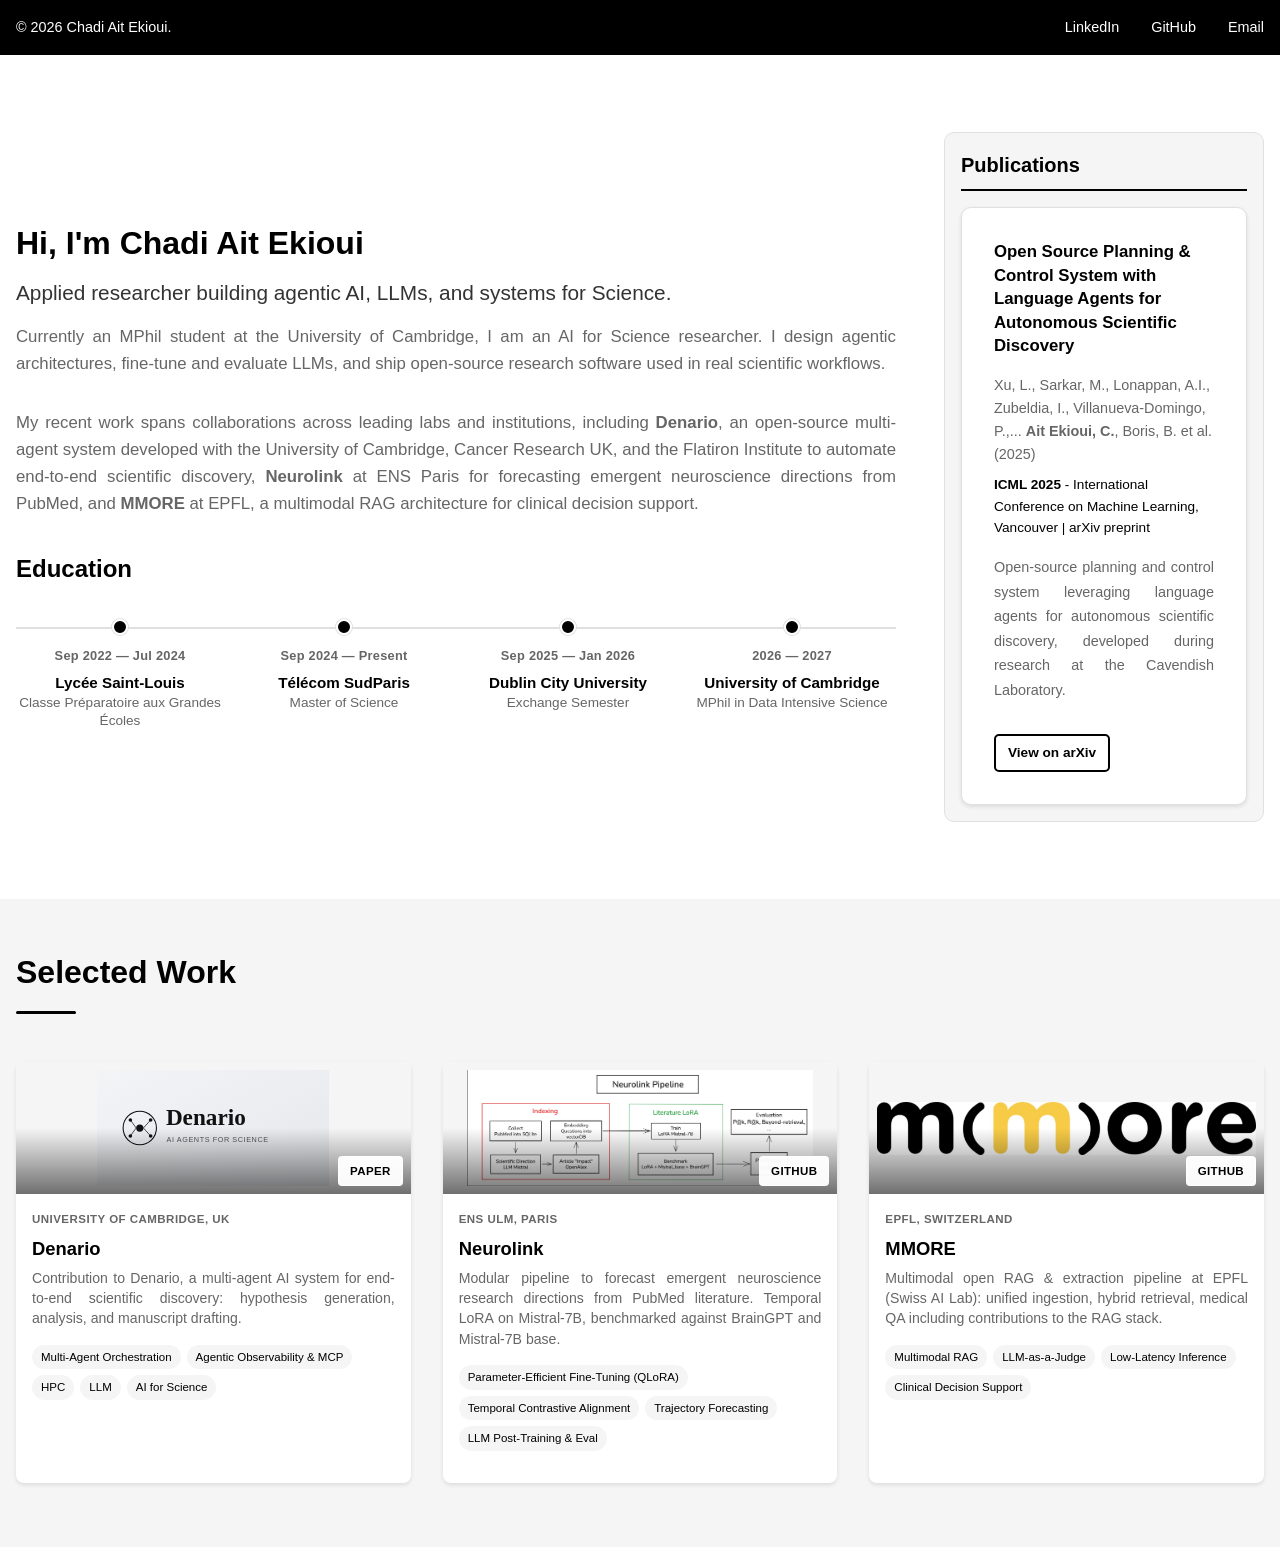
<file: index.html>
<!DOCTYPE html>
<html lang="en">
<head>
    <meta charset="UTF-8">
    <meta name="viewport" content="width=device-width, initial-scale=1.0">
    <title>Chadi Ait Ekioui — AI for Science Researcher</title>
    <meta name="description" content="Researcher building agentic AI, LLMs, and systems for Science.">
    <meta name="robots" content="index, follow">
    <meta property="og:title" content="Chadi Ait Ekioui — AI for Science Researcher">
    <meta property="og:description" content="Researcher work on agentic AI, LLMs, neuroscience, and medicine.">
    <meta property="og:type" content="website">
    <meta property="og:url" content="https://chadiaitekioui.github.io/site/">
    <link rel="canonical" href="https://chadiaitekioui.github.io/site/">
    <link rel="stylesheet" href="styles.css">
</head>
<body>
    <header class="site-banner">
        <div class="container">
            <div class="site-banner__content">
                <p class="site-banner__text">&copy; 2026 Chadi Ait Ekioui.</p>
                <div class="site-banner__social">
                    <a href="https://www.linkedin.com/in/chadi-aat/" class="site-banner__link" target="_blank" rel="noopener noreferrer" aria-label="LinkedIn">LinkedIn</a>
                    <a href="https://github.com/chadiaitekioui" class="site-banner__link" target="_blank" rel="noopener noreferrer" aria-label="GitHub">GitHub</a>
                    <a href="mailto:ca673@cam.ac.uk" class="site-banner__link" aria-label="Email">Email</a>
                </div>
            </div>
        </div>
    </header>

    <!-- Presentation + publications (split) -->
    <section class="hero" id="home">
        <div class="hero__container container">
            <div class="intro-split">
                <div class="intro-split__main">
                    <h1 class="hero__title">Hi, I'm <span class="hero__name">Chadi Ait Ekioui</span></h1>
                    <p class="hero__description">Applied researcher building agentic AI, LLMs, and systems for Science.</p>
                    <div class="about__content">
                        <p class="about__text">
                            Currently an MPhil student at the University of Cambridge, I am an AI for Science researcher. I design agentic architectures, fine-tune and evaluate LLMs, and ship open-source research software used in real scientific workflows.
                        </p>
                        <p class="about__text">
                            My recent work spans collaborations across leading labs and institutions, including <strong>Denario</strong>, an open-source multi-agent system developed with the University of Cambridge, Cancer Research UK, and the Flatiron Institute to automate end-to-end scientific discovery, <strong>Neurolink</strong> at ENS Paris for forecasting emergent neuroscience directions from PubMed, and <strong>MMORE</strong> at EPFL, a multimodal RAG architecture for clinical decision support.
                        </p>
                    </div>
                    <div class="about__education">
                        <h3 class="about__education-title">Education</h3>
                        <div class="education-timeline-scroll">
                            <ol class="education-timeline education-timeline--horizontal">
                                <li class="education-timeline__item">
                                    <span class="education-timeline__dates">Sep 2022 — Jul 2024</span>
                                    <span class="education-timeline__school">Lycée Saint-Louis</span>
                                    <span class="education-timeline__degree">Classe Préparatoire aux Grandes Écoles</span>
                                </li>
                                <li class="education-timeline__item">
                                    <span class="education-timeline__dates">Sep 2024 — Present</span>
                                    <span class="education-timeline__school">Télécom SudParis</span>
                                    <span class="education-timeline__degree">Master of Science</span>
                                </li>
                                <li class="education-timeline__item">
                                    <span class="education-timeline__dates">Sep 2025 — Jan 2026</span>
                                    <span class="education-timeline__school">Dublin City University</span>
                                    <span class="education-timeline__degree">Exchange Semester</span>
                                </li>
                                <li class="education-timeline__item">
                                    <span class="education-timeline__dates">2026 — 2027</span>
                                    <span class="education-timeline__school">University of Cambridge</span>
                                    <span class="education-timeline__degree">MPhil in Data Intensive Science</span>
                                </li>
                            </ol>
                        </div>
                    </div>
                </div>
                <aside class="intro-split__aside" aria-label="Publications">
                    <h2 class="intro-split__aside-title">Publications</h2>
                    <div class="publications__container publications__container--sidebar">
                        <div class="publication__item">
                            <h3 class="publication__title">Open Source Planning &amp; Control System with Language Agents for Autonomous Scientific Discovery</h3>
                            <p class="publication__authors">
                                Xu, L., Sarkar, M., Lonappan, A.I., Zubeldia, I., Villanueva-Domingo, P.,... <strong>Ait Ekioui, C.</strong>, Boris, B. et al. (2025)
                            </p>
                            <p class="publication__venue">
                                <strong>ICML 2025</strong> - International Conference on Machine Learning, Vancouver | arXiv preprint
                            </p>
                            <p class="publication__description">
                                Open-source planning and control system leveraging language agents for
                                autonomous scientific discovery, developed during research at the Cavendish Laboratory.
                            </p>
                            <div class="publication__links">
                                <a href="https://arxiv.org/abs/2507.07257" class="publication__link" target="_blank" rel="noopener noreferrer">View on arXiv</a>
                            </div>
                        </div>
                    </div>
                </aside>
            </div>
        </div>
    </section>

    <!-- Projects -->
    <section class="projects section" id="projects">
        <div class="container">
            <h2 class="section__title section__title--left">Selected Work</h2>
            <div class="projects__container">
                <!-- Denario — freelance -->
                <div class="project__card">
                    <div class="project__image">
                        <img src="denario.svg" alt="Denario — multi-agent AI for scientific discovery" class="project__img project__img--contain" loading="lazy">
                        <div class="project__image-overlay">
                            <a href="https://arxiv.org/abs/2510.26887" class="project__link-overlay" target="_blank" rel="noopener noreferrer">Paper</a>
                        </div>
                    </div>
                    <div class="project__content">
                        <p class="project__date">University of Cambridge, UK</p>
                        <h3 class="project__title">Denario</h3>
                        <p class="project__description">
                            Contribution to Denario, a multi-agent AI system for end-to-end scientific discovery: hypothesis generation, analysis, and manuscript drafting.
                        </p>
                        <div class="project__tags">
                            <span class="project__tag">Multi-Agent Orchestration</span>
                            <span class="project__tag">Agentic Observability & MCP</span>
                            <span class="project__tag">HPC</span>
                            <span class="project__tag">LLM</span>
                            <span class="project__tag">AI for Science</span>
                        </div>
                    </div>
                </div>

                <!-- Neurolink — ENS Ulm -->
                <div class="project__card">
                    <div class="project__image">
                        <img src="neurolink.png" alt="Neurolink — forecasting neuroscience research directions" class="project__img project__img--contain" loading="lazy">
                        <div class="project__image-overlay">
                            <a href="https://github.com/chadiaitekioui/Neurolink" class="project__link-overlay" target="_blank" rel="noopener noreferrer">GitHub</a>
                        </div>
                    </div>
                    <div class="project__content">
                        <p class="project__date">ENS Ulm, Paris</p>
                        <h3 class="project__title">Neurolink</h3>
                        <p class="project__description">
                            Modular pipeline to forecast emergent neuroscience research directions from PubMed literature. Temporal LoRA on Mistral-7B, benchmarked against BrainGPT and Mistral-7B base.
                        </p>
                        <div class="project__tags">
                            <span class="project__tag">Parameter-Efficient Fine-Tuning (QLoRA)</span>
                            <span class="project__tag">Temporal Contrastive Alignment</span>
                            <span class="project__tag">Trajectory Forecasting</span>
                            <span class="project__tag">LLM Post-Training & Eval</span>
                        </div>
                    </div>
                </div>

                <!-- MMORE — EPFL -->
                <div class="project__card">
                    <div class="project__image">
                        <img src="mmore_logo.jpg" alt="MMORE — multimodal RAG pipeline at EPFL" class="project__img project__img--mmore" loading="lazy">
                        <div class="project__image-overlay">
                            <a href="https://github.com/swiss-ai/mmore" class="project__link-overlay" target="_blank" rel="noopener noreferrer">GitHub</a>
                        </div>
                    </div>
                    <div class="project__content">
                        <p class="project__date">EPFL, Switzerland</p>
                        <h3 class="project__title">MMORE</h3>
                        <p class="project__description">
                            Multimodal open RAG &amp; extraction pipeline at EPFL (Swiss AI Lab): unified ingestion, hybrid retrieval, medical QA including contributions to the RAG stack.
                        </p>
                        <div class="project__tags">
                            <span class="project__tag">Multimodal RAG</span>
                            <span class="project__tag">LLM-as-a-Judge</span>
                            <span class="project__tag">Low-Latency Inference</span>
                            <span class="project__tag">Clinical Decision Support</span>
                        </div>
                    </div>
                </div>

            </div>
        </div>
    </section>

    <script src="script.js"></script>
</body>
</html>
</file>
<file: styles.css>
/* ============================================
   RESET ET VARIABLES CSS
   ============================================ */

/* Reset des styles par défaut */
* {
    margin: 0;
    padding: 0;
    box-sizing: border-box;
}

/* Variables CSS pour les couleurs et espacements */
:root {
    /* Palette de couleurs - noir et blanc sobre */
    --color-primary: #000000;
    --color-primary-light: #333333;
    --color-primary-dark: #000000;
    --color-white: #FFFFFF;
    --color-light-blue: #F5F5F5;
    --color-text: #000000;
    --color-text-light: #666666;
    --color-border: #E0E0E0;
    
    /* Espacements */
    --spacing-xs: 0.5rem;
    --spacing-sm: 1rem;
    --spacing-md: 2rem;
    --spacing-lg: 3rem;
    --spacing-xl: 4rem;
    
    /* Typographie */
    --font-family: 'Segoe UI', Tahoma, Geneva, Verdana, sans-serif;
    --font-size-base: 16px;
    --font-size-h1: 2rem;
    --font-size-h2: 2rem;
    --font-size-h3: 1.5rem;
    
    /* Transitions */
    --transition: all 0.3s ease;
    
    /* Ombres */
    --shadow-sm: 0 2px 4px rgba(0, 0, 0, 0.1);
    --shadow-md: 0 4px 6px rgba(0, 0, 0, 0.1);
    --shadow-lg: 0 10px 20px rgba(0, 0, 0, 0.1);
}

/* ============================================
   STYLES GLOBAUX
   ============================================ */

html {
    scroll-behavior: smooth;
}

body {
    font-family: var(--font-family);
    font-size: var(--font-size-base);
    color: var(--color-text);
    line-height: 1.6;
    background-color: var(--color-white);
}

/* Container principal pour centrer le contenu */
.container {
    max-width: 1280px;
    margin: 0 auto;
    padding: 0 var(--spacing-sm);
}

/* Styles pour les sections */
.section {
    padding: var(--spacing-xl) 0;
}

.section__title {
    font-size: var(--font-size-h2);
    color: var(--color-text);
    text-align: center;
    margin-bottom: var(--spacing-lg);
    position: relative;
    padding-bottom: var(--spacing-sm);
}

.section__title::after {
    content: '';
    position: absolute;
    bottom: 0;
    left: 50%;
    transform: translateX(-50%);
    width: 60px;
    height: 3px;
    background-color: var(--color-primary);
    border-radius: 2px;
}

.section__title--left {
    text-align: left;
}

.section__title--left::after {
    left: 0;
    transform: none;
}

/* ============================================
   SECTION HERO — présentation + publications (split)
   ============================================ */

.hero {
    display: flex;
    align-items: center;
    justify-content: center;
    min-height: calc(100vh - 3.5rem);
    background: var(--color-white);
    padding: var(--spacing-md) 0;
}

.hero__container {
    width: 100%;
    text-align: left;
}

.intro-split {
    display: grid;
    grid-template-columns: minmax(0, 1fr) minmax(260px, 320px);
    gap: var(--spacing-lg);
    align-items: center;
}

.intro-split__main {
    min-width: 0;
}

.intro-split__aside {
    position: sticky;
    top: var(--spacing-md);
    padding: var(--spacing-sm);
    background-color: var(--color-light-blue);
    border-radius: 10px;
    border: 1px solid var(--color-border);
}

.intro-split__aside-title {
    font-size: 1.25rem;
    color: var(--color-text);
    margin-bottom: var(--spacing-sm);
    padding-bottom: var(--spacing-xs);
    border-bottom: 2px solid var(--color-primary);
}

.publications__container--sidebar .publication__item {
    margin-bottom: 0;
}

.publications__container--sidebar .publication__title {
    font-size: 1.05rem;
}

.publications__container--sidebar .publication__authors,
.publications__container--sidebar .publication__description {
    font-size: 0.9rem;
}

.publications__container--sidebar .publication__venue {
    font-size: 0.85rem;
}

.publications__container--sidebar .publication__link {
    padding: 6px 12px;
    font-size: 0.85rem;
}

.hero__title {
    font-size: var(--font-size-h1);
    color: var(--color-text);
    margin-bottom: var(--spacing-sm);
    line-height: 1.2;
}

.hero__name {
    color: var(--color-primary);
}

.hero__subtitle {
    font-size: 1.5rem;
    color: var(--color-primary);
    margin-bottom: var(--spacing-md);
    font-weight: 600;
}

.hero__description {
    font-size: 1.3rem;
    font-weight: 500;
    line-height: 1.45;
    color: var(--color-primary-light);
    max-width: 50rem;
    margin: 0 0 var(--spacing-sm);
    text-align: justify;
}

/* ============================================
   BOUTONS
   ============================================ */

.btn {
    display: inline-block;
    padding: 12px 30px;
    border-radius: 25px;
    text-decoration: none;
    font-weight: 600;
    transition: var(--transition);
    border: none;
    cursor: pointer;
    font-size: 1rem;
}

.btn--primary {
    background-color: var(--color-primary);
    color: var(--color-white);
}

.btn--primary:hover {
    background-color: var(--color-primary-dark);
    transform: translateY(-2px);
    box-shadow: var(--shadow-md);
}

.btn--secondary {
    background-color: transparent;
    color: var(--color-primary);
    border: 2px solid var(--color-primary);
}

.btn--secondary:hover {
    background-color: var(--color-primary);
    color: var(--color-white);
    transform: translateY(-2px);
    box-shadow: var(--shadow-md);
}

.hero__buttons {
    display: flex;
    gap: var(--spacing-sm);
    justify-content: center;
    flex-wrap: wrap;
    margin: var(--spacing-lg) 0;
}

/* ============================================
   SECTION À PROPOS
   ============================================ */

.about {
    background-color: var(--color-white);
}

.about__container {
    max-width: 800px;
    margin: 0 auto;
}

.about__text {
    margin-bottom: var(--spacing-md);
    color: var(--color-text-light);
    text-align: justify;
    font-size: 1.05rem;
}

.hero .about__content > .about__text:last-of-type {
    margin-bottom: var(--spacing-sm);
}

.hero .about__education-title {
    text-align: left;
}

.about__education-title {
    font-size: var(--font-size-h3);
    color: var(--color-text);
    margin-bottom: var(--spacing-md);
    text-align: center;
}

/* Education — frise chronologique horizontale */
.about__education {
    margin-top: var(--spacing-md);
}

.education-timeline {
    list-style: none;
    margin: 0;
    padding: 0;
}

.education-timeline-scroll {
    width: 100%;
}

.education-timeline--horizontal {
    display: flex;
    flex-direction: row;
    align-items: flex-start;
    justify-content: space-between;
    gap: var(--spacing-sm);
    position: relative;
    padding-top: 0;
}

/* Ligne horizontale passant par les points */
.education-timeline--horizontal::before {
    content: '';
    position: absolute;
    top: 7px;
    left: 0;
    right: 0;
    height: 2px;
    background-color: var(--color-border);
    z-index: 0;
}

.education-timeline--horizontal .education-timeline__item {
    position: relative;
    flex: 1 1 0;
    min-width: 0;
    display: flex;
    flex-direction: column;
    align-items: center;
    text-align: center;
    padding-top: 1.75rem;
    z-index: 1;
}

.education-timeline--horizontal .education-timeline__item::before {
    content: '';
    position: absolute;
    top: 7px;
    left: 50%;
    transform: translate(-50%, -50%);
    width: 12px;
    height: 12px;
    border-radius: 50%;
    background-color: var(--color-primary);
    border: 2px solid var(--color-white);
    box-shadow: 0 0 0 1px var(--color-border);
}

.education-timeline__dates {
    display: block;
    font-size: 0.8rem;
    font-weight: 600;
    color: var(--color-text-light);
    letter-spacing: 0.02em;
    margin-bottom: var(--spacing-xs);
    line-height: 1.3;
}

.education-timeline__school {
    display: block;
    font-size: 0.95rem;
    font-weight: 600;
    color: var(--color-text);
    margin-bottom: 2px;
    line-height: 1.25;
}

.education-timeline__degree {
    display: block;
    font-size: 0.85rem;
    color: var(--color-text-light);
    line-height: 1.35;
}

@media screen and (max-width: 900px) {
    .education-timeline-scroll {
        overflow-x: auto;
        overflow-y: hidden;
        margin-left: calc(-1 * var(--spacing-sm));
        margin-right: calc(-1 * var(--spacing-sm));
        padding-left: var(--spacing-sm);
        padding-right: var(--spacing-sm);
        padding-bottom: var(--spacing-xs);
        -webkit-overflow-scrolling: touch;
    }

    .education-timeline--horizontal {
        justify-content: flex-start;
        gap: var(--spacing-md);
        min-width: 620px;
    }

    .education-timeline--horizontal .education-timeline__item {
        flex: 0 0 132px;
    }
}

/* ============================================
   SECTION PROJETS
   ============================================ */

.projects {
    background-color: var(--color-light-blue);
}

.projects.section {
    padding: var(--spacing-lg) 0 var(--spacing-xl);
}

.projects__intro {
    max-width: 52rem;
    margin: calc(-1 * var(--spacing-sm)) 0 var(--spacing-md);
    color: var(--color-text-light);
    font-size: 0.95rem;
    line-height: 1.5;
}

.projects__container {
    display: grid;
    grid-template-columns: repeat(auto-fit, minmax(240px, 1fr));
    gap: var(--spacing-md);
    margin-top: var(--spacing-md);
}

.project__card {
    background-color: var(--color-white);
    border-radius: 8px;
    overflow: hidden;
    box-shadow: var(--shadow-sm);
    transition: var(--transition);
}

.project__card:hover {
    transform: translateY(-3px);
    box-shadow: var(--shadow-md);
}

.project__image {
    position: relative;
    width: 100%;
    height: 132px;
    background-color: var(--color-light-blue);
    display: flex;
    align-items: center;
    justify-content: center;
    overflow: hidden;
}

.project__img {
    width: 100%;
    height: 100%;
    object-fit: cover;
    transition: transform 0.3s ease;
}

.project__img--contextmaker {
    object-position: left center;
}

.project__img--mmore,
.project__img--contain {
    object-fit: contain;
    object-position: center;
    padding: var(--spacing-xs);
}

.project__card:hover .project__img {
    transform: scale(1.04);
}

.project__image-overlay {
    position: absolute;
    inset: 0;
    display: flex;
    align-items: flex-end;
    justify-content: flex-end;
    gap: var(--spacing-xs);
    padding: var(--spacing-xs);
    background: linear-gradient(to top, rgba(0, 0, 0, 0.55) 0%, transparent 50%);
    pointer-events: none;
}

.project__link-overlay {
    pointer-events: auto;
    display: inline-block;
    padding: 5px 11px;
    font-size: 0.72rem;
    font-weight: 600;
    letter-spacing: 0.03em;
    text-decoration: none;
    text-transform: uppercase;
    color: var(--color-primary);
    background: rgba(255, 255, 255, 0.96);
    border-radius: 4px;
    border: 1px solid rgba(255, 255, 255, 0.9);
    transition: var(--transition);
}

.project__link-overlay:hover {
    background: var(--color-white);
    color: var(--color-primary-dark);
}

.project__placeholder {
    color: var(--color-text-light);
    font-size: 1rem;
}

.project__content {
    padding: var(--spacing-sm) var(--spacing-sm) var(--spacing-md);
}

.project__date {
    color: var(--color-text-light);
    font-size: 0.72rem;
    font-weight: 600;
    letter-spacing: 0.04em;
    text-transform: uppercase;
    margin: 0 0 var(--spacing-xs);
}

.project__title {
    font-size: 1.15rem;
    color: var(--color-text);
    margin-bottom: var(--spacing-xs);
    line-height: 1.25;
}

.project__description {
    color: var(--color-text-light);
    margin-bottom: var(--spacing-sm);
    line-height: 1.45;
    font-size: 0.88rem;
    text-align: justify;
}

.project__tags {
    display: flex;
    flex-wrap: wrap;
    gap: 6px;
}

.project__tag {
    padding: 3px 9px;
    background-color: var(--color-light-blue);
    color: var(--color-primary-dark);
    border-radius: 999px;
    font-size: 0.72rem;
    font-weight: 500;
}

/* ============================================
   SECTION PUBLICATIONS
   ============================================ */

.publications__container {
    max-width: 900px;
    margin: 0 auto;
}

.publication__item {
    background-color: var(--color-white);
    border: 1px solid var(--color-border);
    border-radius: 10px;
    padding: var(--spacing-md);
    margin-bottom: var(--spacing-md);
    transition: var(--transition);
    box-shadow: var(--shadow-sm);
}

.publication__item:hover {
    box-shadow: var(--shadow-md);
    transform: translateY(-2px);
}

.publication__title {
    font-size: 1.3rem;
    color: var(--color-text);
    margin-bottom: var(--spacing-sm);
    line-height: 1.4;
}

.publication__authors {
    color: var(--color-text-light);
    margin-bottom: var(--spacing-xs);
    font-size: 1rem;
    line-height: 1.6;
}

.publication__venue {
    color: var(--color-primary);
    margin-bottom: var(--spacing-sm);
    font-size: 0.95rem;
    font-weight: 500;
}

.publication__description {
    color: var(--color-text-light);
    margin-bottom: var(--spacing-md);
    line-height: 1.7;
    text-align: justify;
}

.publication__links {
    display: flex;
    gap: var(--spacing-sm);
    flex-wrap: wrap;
}

.publication__link {
    color: var(--color-primary);
    text-decoration: none;
    font-weight: 600;
    transition: var(--transition);
    padding: 8px 16px;
    border: 2px solid var(--color-primary);
    border-radius: 5px;
    font-size: 0.9rem;
}

.publication__link:hover {
    background-color: var(--color-primary);
    color: var(--color-white);
}

/* ============================================
   SECTION CONTACT
   ============================================ */

.contact {
    background-color: var(--color-white);
}

.contact__container {
    max-width: 900px;
    margin: 0 auto;
    display: grid;
    grid-template-columns: 1fr 1fr;
    gap: var(--spacing-lg);
}

.contact__info {
    display: flex;
    flex-direction: column;
    gap: var(--spacing-md);
}

.contact__text {
    color: var(--color-text-light);
    line-height: 1.8;
}

.contact__details {
    display: flex;
    flex-direction: column;
    gap: var(--spacing-sm);
}

.contact__item {
    display: flex;
    align-items: center;
    gap: var(--spacing-sm);
    color: var(--color-text);
}

.contact__icon {
    font-size: 1.2rem;
}

/* Formulaire de contact */
.contact__form {
    display: flex;
    flex-direction: column;
    gap: var(--spacing-md);
}

.form__group {
    display: flex;
    flex-direction: column;
}

.form__input {
    padding: 12px 16px;
    border: 2px solid var(--color-border);
    border-radius: 5px;
    font-family: var(--font-family);
    font-size: 1rem;
    transition: var(--transition);
    background-color: var(--color-white);
}

.form__input:focus {
    outline: none;
    border-color: var(--color-primary);
}

.form__textarea {
    resize: vertical;
    min-height: 120px;
}

/* ============================================
   SITE BANNER (top)
   ============================================ */

.site-banner {
    background-color: var(--color-text);
    color: var(--color-white);
    padding: var(--spacing-sm) 0;
}

.site-banner__content {
    display: flex;
    justify-content: space-between;
    align-items: center;
    flex-wrap: wrap;
    gap: var(--spacing-sm);
}

.site-banner__text {
    margin: 0;
    font-size: 0.9rem;
}

.site-banner__social {
    display: flex;
    gap: var(--spacing-md);
}

.site-banner__link {
    color: var(--color-white);
    text-decoration: none;
    transition: var(--transition);
    font-size: 0.9rem;
}

.site-banner__link:hover {
    opacity: 0.75;
}

/* ============================================
   RESPONSIVE DESIGN
   ============================================ */

/* Tablettes */
@media screen and (max-width: 968px) {
    :root {
        --font-size-h1: 1.75rem;
        --font-size-h2: 1.75rem;
        --spacing-xl: 3rem;
    }
    
    .intro-split {
        grid-template-columns: 1fr;
    }
    
    .intro-split__aside {
        position: static;
    }
    
    .contact__container {
        grid-template-columns: 1fr;
    }
    
    .projects__container {
        grid-template-columns: repeat(auto-fit, minmax(250px, 1fr));
    }
}

/* Mobiles */
@media screen and (max-width: 768px) {
    /* Ajustements typographie */
    :root {
        --font-size-h1: 1.5rem;
        --font-size-h2: 1.5rem;
        --spacing-xl: 2rem;
    }
    
    .hero__subtitle {
        font-size: 1.25rem;
    }
    
    .hero__description {
        font-size: 1.15rem;
    }
    
    /* Grille projets mobile */
    .projects__container {
        grid-template-columns: 1fr;
    }
    
    .site-banner__content {
        flex-direction: column;
        text-align: center;
    }
}

/* Petits mobiles */
@media screen and (max-width: 480px) {
    .container {
        padding: 0 var(--spacing-xs);
    }
    
    .hero {
        padding: var(--spacing-md) var(--spacing-xs);
    }
}
</file>
